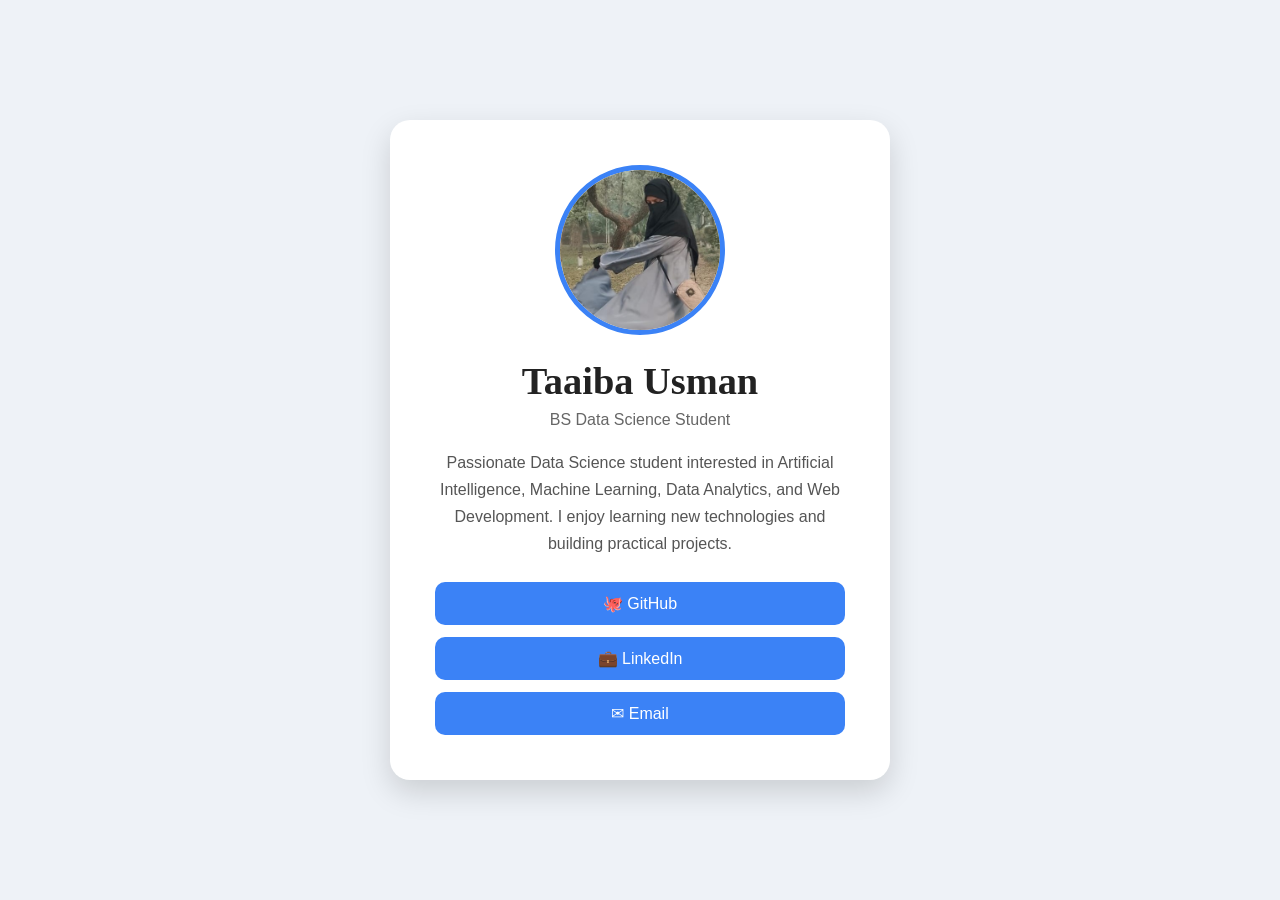
<file: task1/index.html>
<!DOCTYPE html>
<html lang="en">
<head>
    <meta charset="UTF-8">
    <meta name="viewport" content="width=device-width, initial-scale=1.0">
    <title>Personal Profile Card</title>
    <link rel="stylesheet" href="style.css">
</head>

<body>

<main class="container">

    <article class="profile-card">

        <header class="card-header">

            <img src="profile.jpeg" alt="Profile Picture" class="profile-image">

            <h1>Taaiba Usman</h1>

            <p class="title">
                BS Data Science Student
            </p>

        </header>

        <section class="bio">

            <p>
                Passionate Data Science student interested in Artificial Intelligence,
                Machine Learning, Data Analytics, and Web Development. I enjoy learning
                new technologies and building practical projects.
            </p>

        </section>

        <footer class="social-links">

            <a href="https://github.com/taaibausman">
                🐙 GitHub
            </a>

            <a href="https://www.linkedin.com/in/taaibausmanbalakoti">
                💼 LinkedIn
            </a>

            <a href="taaibausman27@gmail.com">
                ✉ Email
            </a>

        </footer>

    </article>

</main>

</body>
</html>
</file>
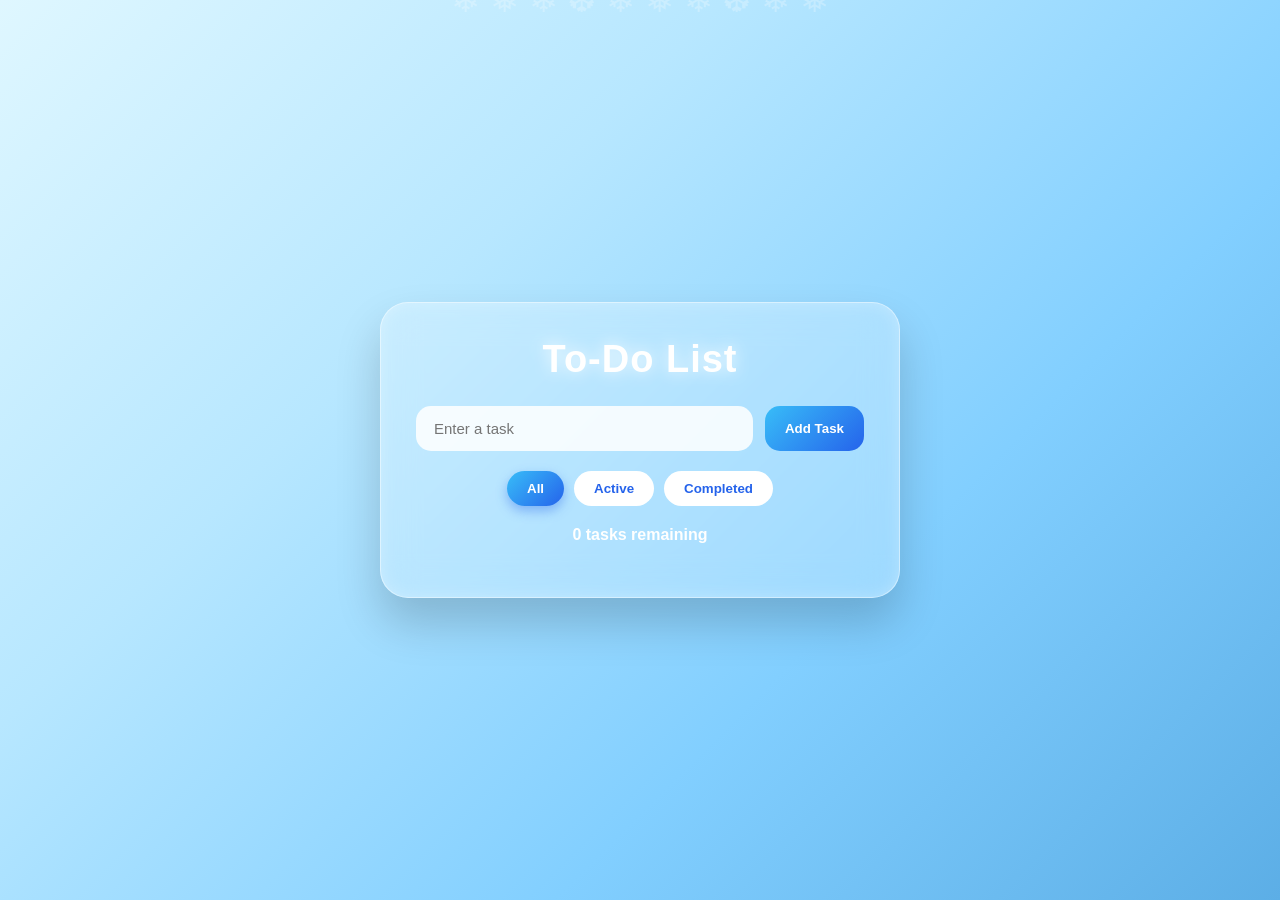
<file: task3/index.html>
<!DOCTYPE html>
<html lang="en">
<head>
    <meta charset="UTF-8">
    <meta name="viewport" content="width=device-width, initial-scale=1.0">
    <title>Interactive To-Do List</title>
    <link rel="stylesheet" href="style.css">
</head>
<body>

<div class="container">

    <h1>To-Do List</h1>

    <div class="input-section">
        <input type="text" id="taskInput" placeholder="Enter a task">
        <button id="addBtn">Add Task</button>
    </div>

    <div class="filters">
        <button class="filter-btn active" data-filter="all">All</button>
        <button class="filter-btn" data-filter="active">Active</button>
        <button class="filter-btn" data-filter="completed">Completed</button>
    </div>

    <p id="taskCounter">0 tasks remaining</p>

    <ul id="taskList"></ul>

</div>

<script src="script.js"></script>

</body>
</html>
</file>
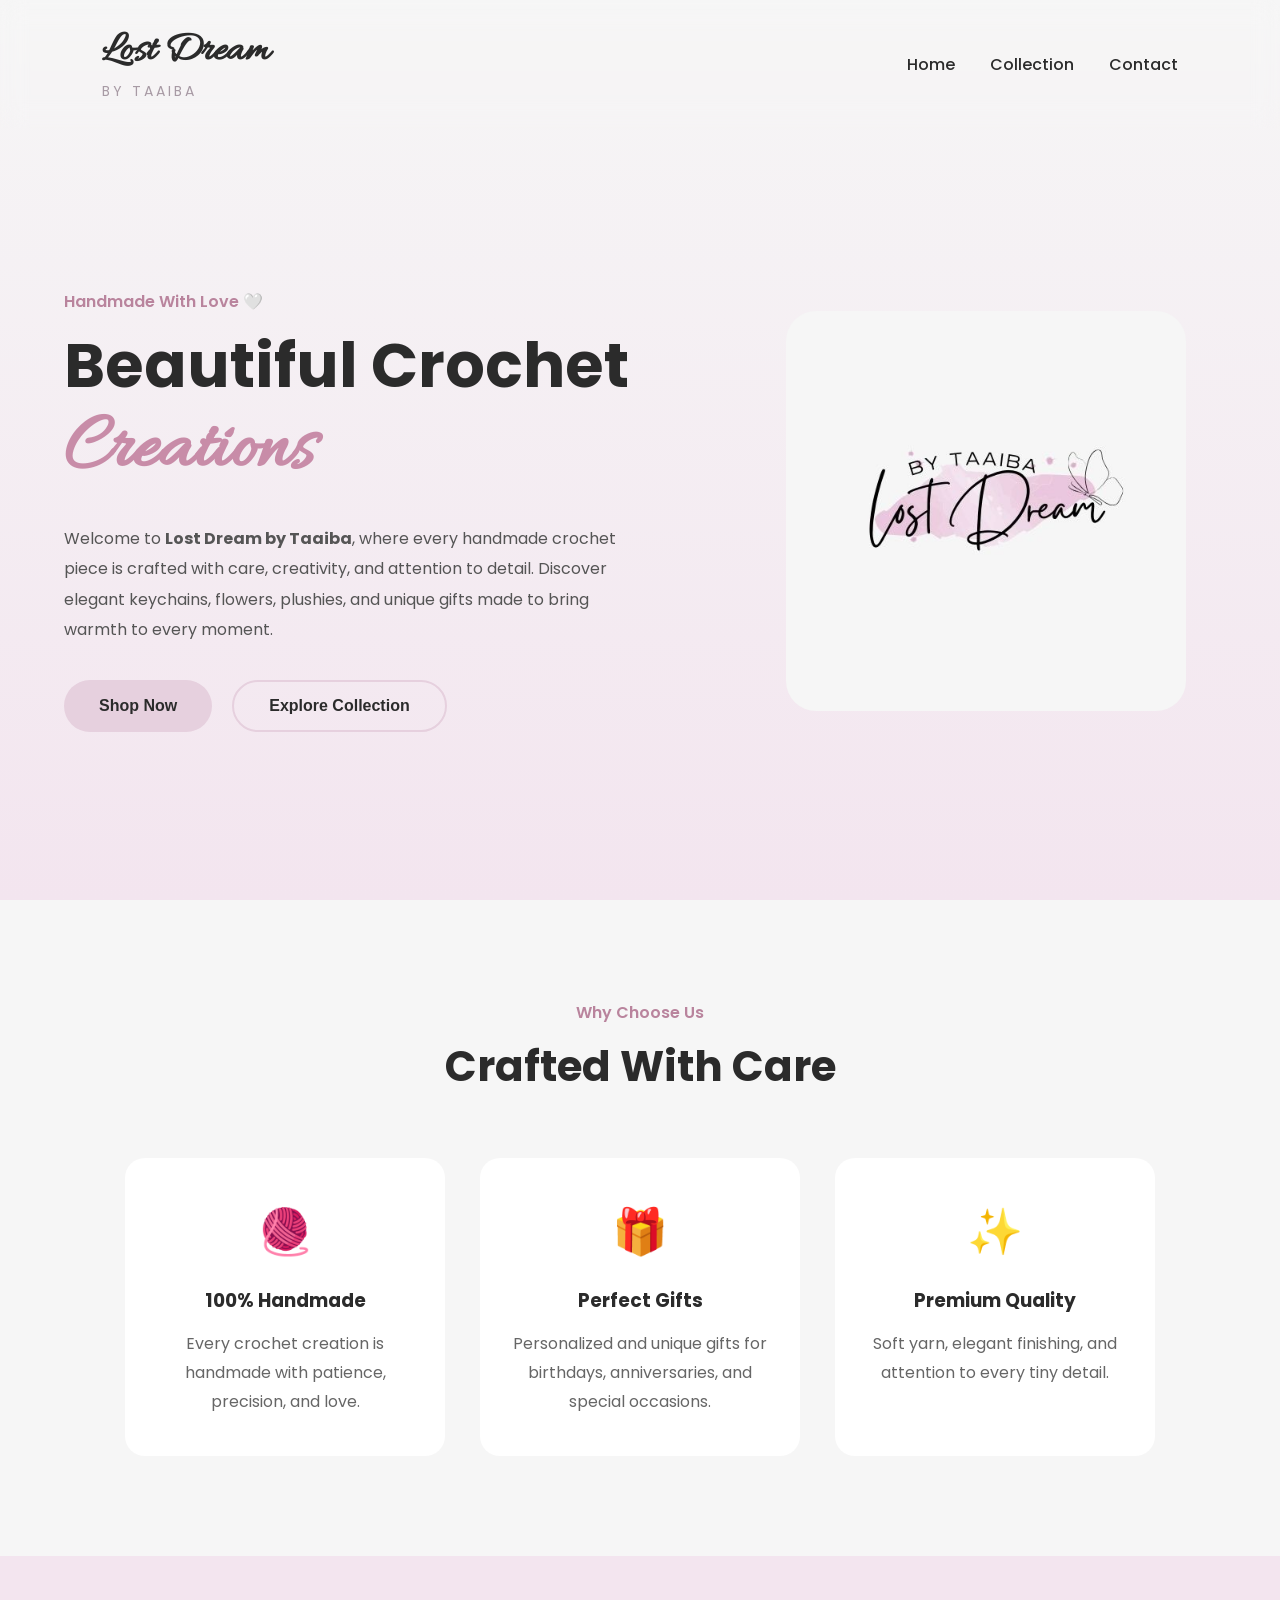
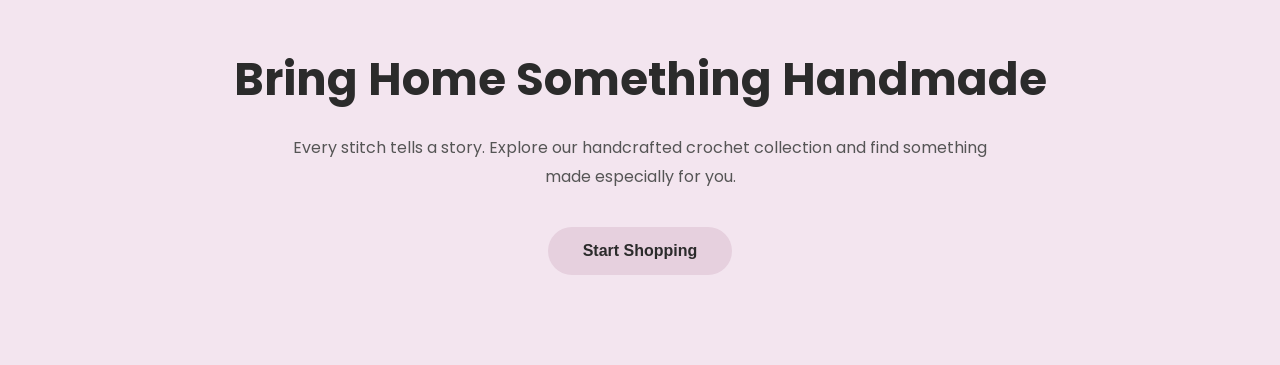
<file: task4/index.html>
<!DOCTYPE html>
<html lang="en">
<head>
    <meta charset="UTF-8">
    <meta name="viewport" content="width=device-width, initial-scale=1.0">
    <title>Lost Dream | Handmade Crochet by Taaiba</title>

    <!-- Google Fonts -->
    <link rel="preconnect" href="https://fonts.googleapis.com">
    <link rel="preconnect" href="https://fonts.gstatic.com" crossorigin>

    <link href="https://fonts.googleapis.com/css2?family=Poppins:wght@300;400;500;600;700&family=Allura&display=swap" rel="stylesheet">

    <!-- CSS -->
    <link rel="stylesheet" href="style.css">
</head>
<body>

    <!-- ================= NAVBAR ================= -->

    <header class="hero">

        <nav>

            <div class="logo">
                <h2>Lost Dream</h2>
                <span>by Taaiba</span>
            </div>

            <ul>

                <li><a href="#">Home</a></li>
                <li><a href="#features">Collection</a></li>
                <li><a href="#cta">Contact</a></li>

            </ul>

        </nav>


        <!-- ================= HERO SECTION ================= -->

        <div class="hero-content">

            <div class="hero-text">

                <p class="tagline">Handmade With Love 🤍</p>

                <h1>
                    Beautiful Crochet
                    <span>Creations</span>
                </h1>

                <p class="description">

                    Welcome to <strong>Lost Dream by Taaiba</strong>,
                    where every handmade crochet piece is crafted with
                    care, creativity, and attention to detail. Discover
                    elegant keychains, flowers, plushies, and unique gifts
                    made to bring warmth to every moment.

                </p>

                <div class="hero-buttons">

                    <button class="primary-btn">
                        Shop Now
                    </button>

                    <button class="secondary-btn">
                        Explore Collection
                    </button>

                </div>

            </div>


            <div class="hero-image">

                <div class="floating-circle"></div>

                <!-- Replace with your crochet product image later -->
                <img src="Lost Dream Icon.jpg"
                     alt="Lost Dream Crochet Products">

            </div>

        </div>

    </header>



    <!-- ================= FEATURES ================= -->

    <section id="features">

        <div class="section-title">

            <p>Why Choose Us</p>

            <h2>Crafted With Care</h2>

        </div>


        <div class="feature-container">

            <div class="card hidden">

                <div class="icon">🧶</div>

                <h3>100% Handmade</h3>

                <p>
                    Every crochet creation is handmade with patience,
                    precision, and love.
                </p>

            </div>


            <div class="card hidden">

                <div class="icon">🎁</div>

                <h3>Perfect Gifts</h3>

                <p>
                    Personalized and unique gifts for birthdays,
                    anniversaries, and special occasions.
                </p>

            </div>


            <div class="card hidden">

                <div class="icon">✨</div>

                <h3>Premium Quality</h3>

                <p>
                    Soft yarn, elegant finishing, and attention to
                    every tiny detail.
                </p>

            </div>

        </div>

    </section>



    <!-- ================= CTA ================= -->

    <section id="cta">

        <h2>Bring Home Something Handmade</h2>

        <p>

            Every stitch tells a story. Explore our handcrafted crochet
            collection and find something made especially for you.

        </p>

        <button class="primary-btn">

            Start Shopping

        </button>

    </section>



    <!-- JavaScript -->
    <script src="script.js"></script>

</body>
</html>
</file>
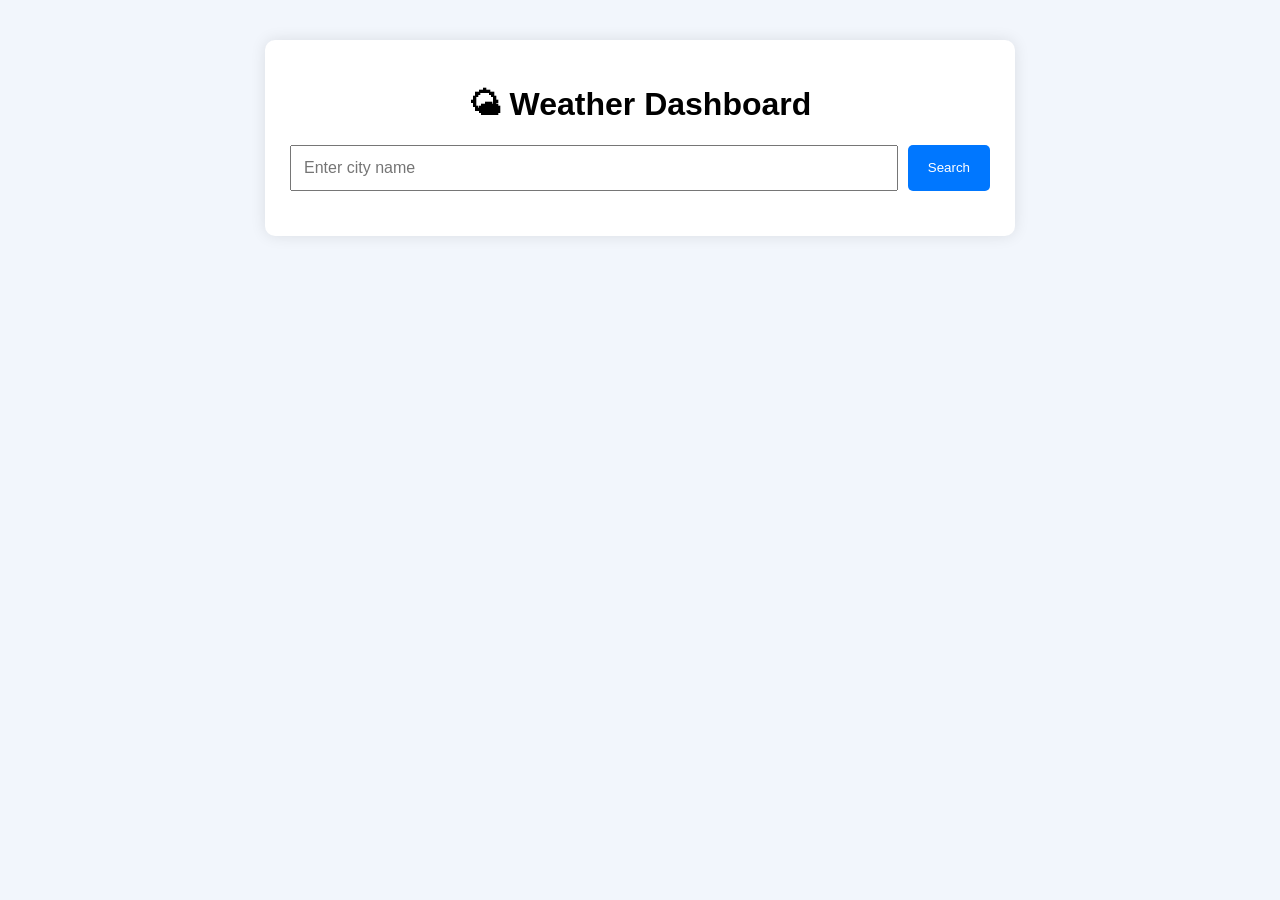
<file: task5/index.html>
<!DOCTYPE html>
<html lang="en">
<head>
    <meta charset="UTF-8">
    <meta name="viewport" content="width=device-width, initial-scale=1.0">
    <title>Weather Dashboard</title>

    <link rel="stylesheet" href="style.css">
</head>
<body>

<div class="container">

    <h1>🌤 Weather Dashboard</h1>

    <div class="search-box">
        <input
            type="text"
            id="cityInput"
            placeholder="Enter city name">

        <button id="searchBtn">
            Search
        </button>
    </div>

    <div id="loading" class="hidden">
        Loading weather...
    </div>

    <div id="error" class="hidden"></div>

    <div id="weatherCard" class="hidden">

        <h2 id="cityName"></h2>

        <div class="current-weather">

            <img id="weatherIcon">

            <div>
                <h3 id="temperature"></h3>
                <p id="condition"></p>
            </div>

        </div>

        <h3>3-Day Forecast</h3>

        <div id="forecast" class="forecast"></div>

    </div>

</div>

<script src="script.js"></script>

</body>
</html>
</file>
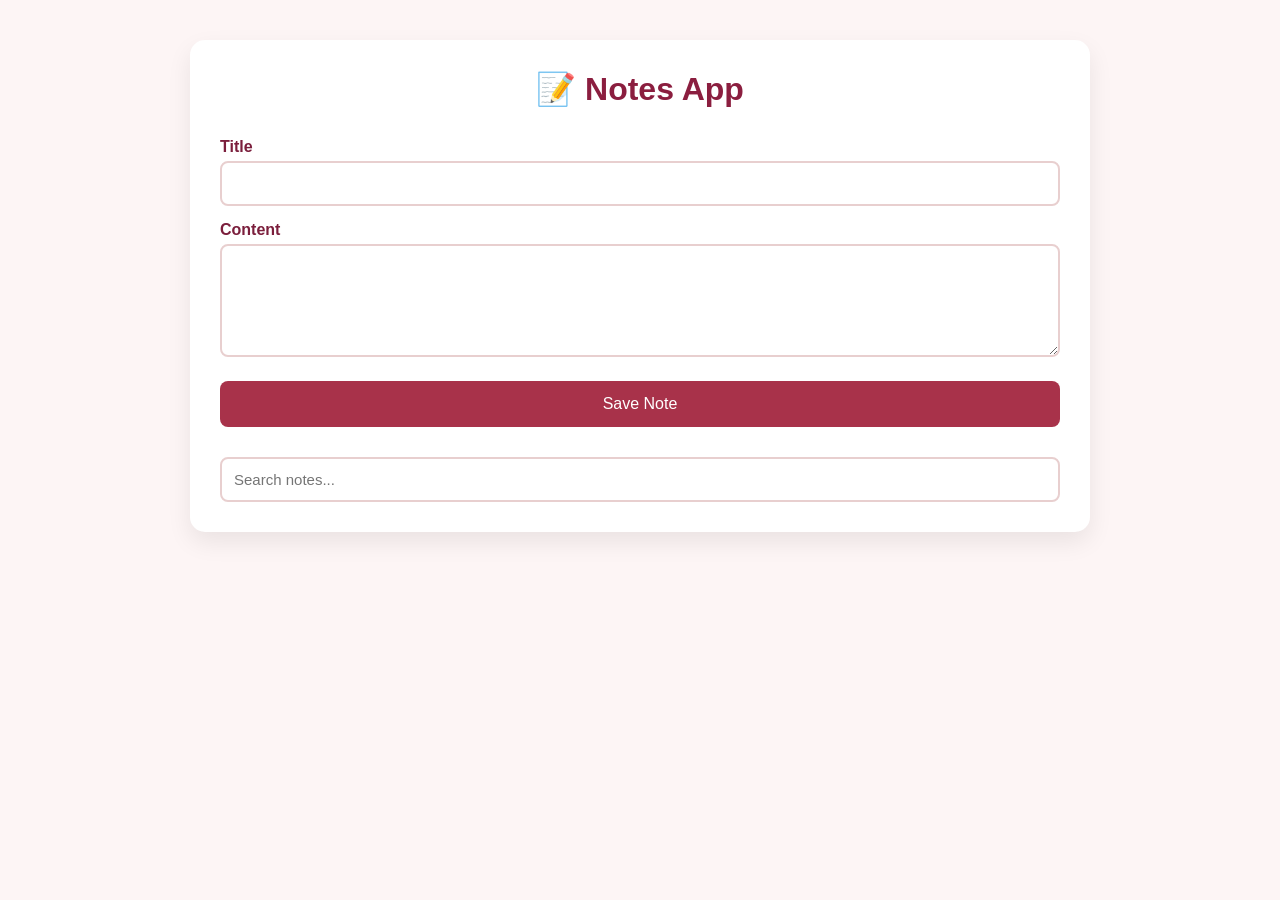
<file: task6/index.html>
<!DOCTYPE html>
<html lang="en">
<head>
<meta charset="UTF-8">
<meta name="viewport" content="width=device-width, initial-scale=1.0">
<title>Notes App</title>
<link rel="stylesheet" href="style.css">
</head>
<body>

<div class="container">

    <h1>📝 Notes App</h1>

    <form id="noteForm">

        <label>Title</label>
        <input type="text" id="title">
        <small class="error" id="titleError"></small>

        <label>Content</label>
        <textarea id="content" rows="5"></textarea>
        <small class="error" id="contentError"></small>

        <button type="submit" id="submitBtn">Save Note</button>

    </form>

    <input
        type="text"
        id="search"
        placeholder="Search notes..."
    >

    <div id="notesContainer"></div>

</div>

<script src="script.js"></script>
</body>
</html>
</file>
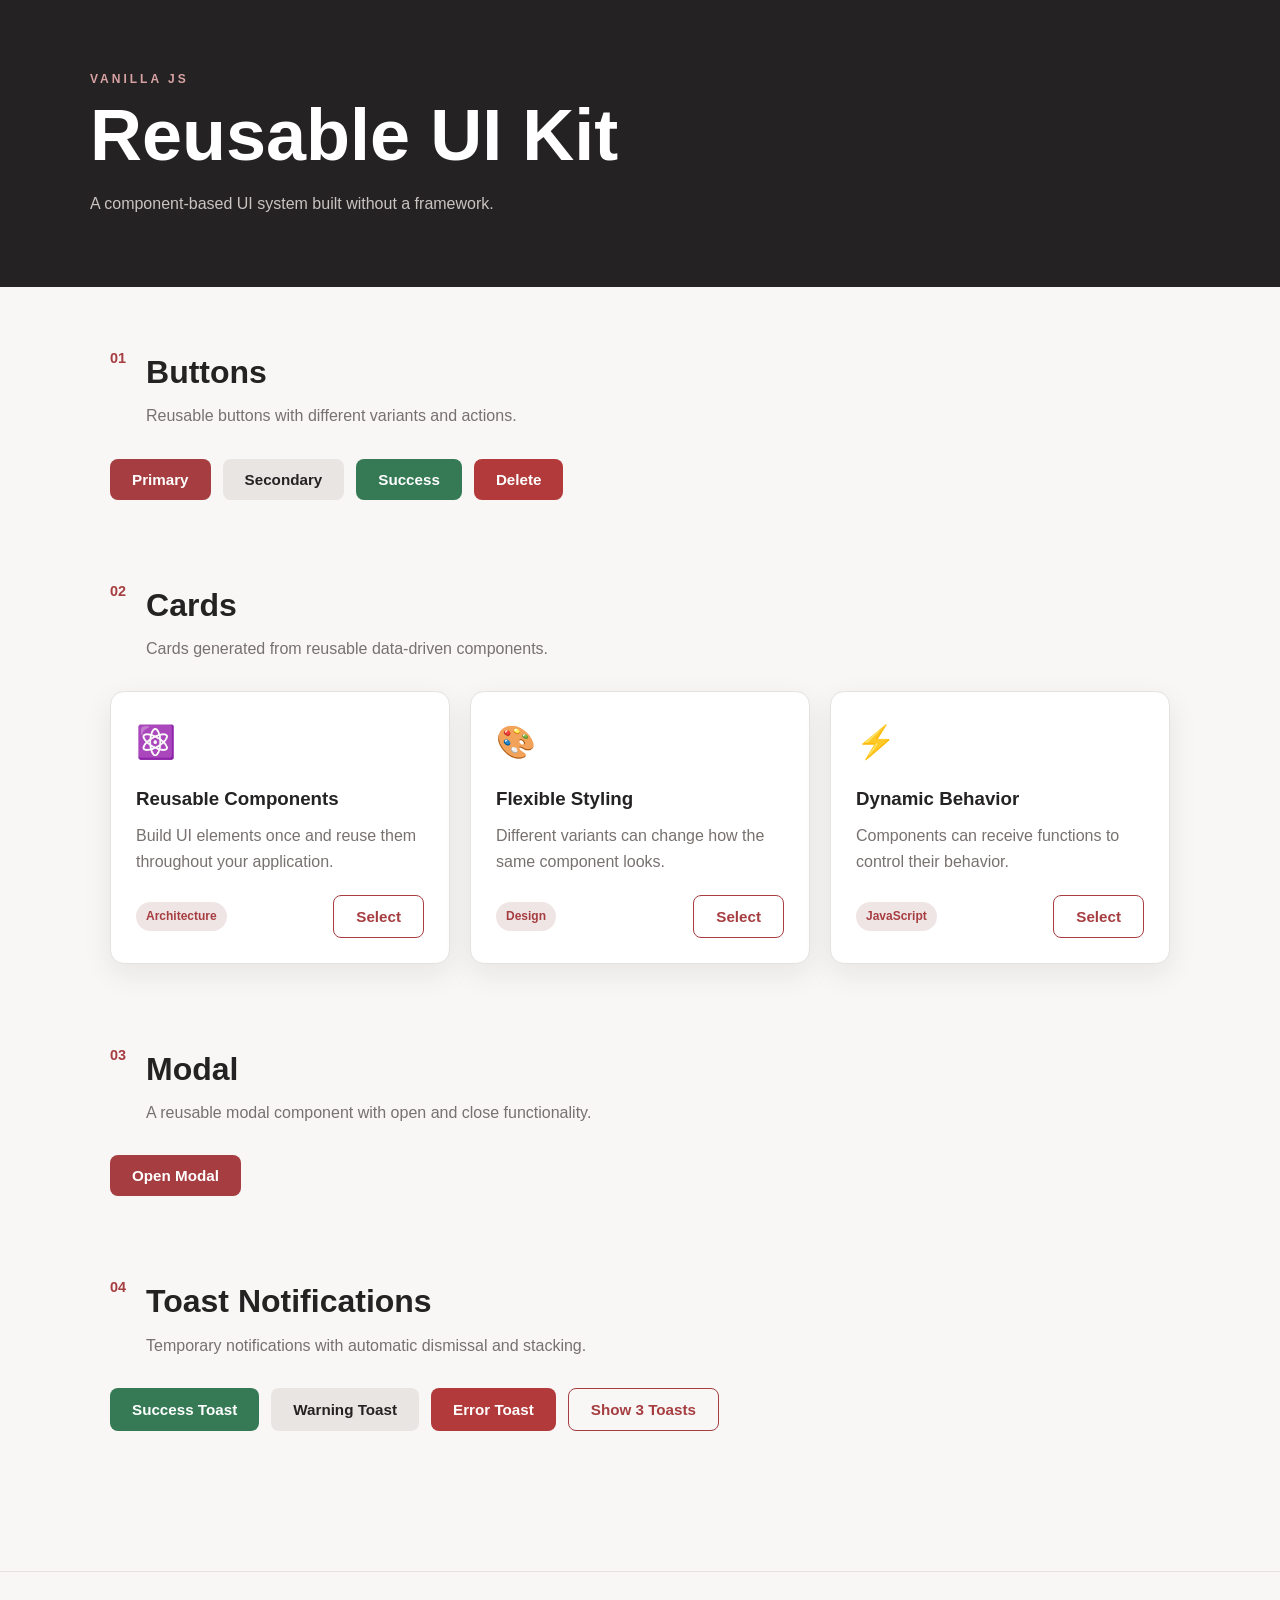
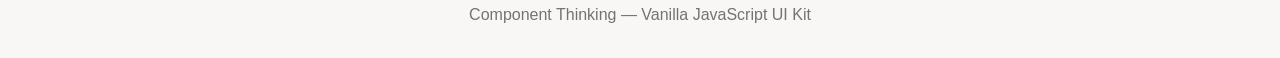
<file: task8/index.html>
<!DOCTYPE html>
<html lang="en">
<head>
    <meta charset="UTF-8">
    <meta name="viewport" content="width=device-width, initial-scale=1.0">
    <title>Reusable UI Kit</title>
    <link rel="stylesheet" href="style.css">
</head>

<body>

    <header class="header">
        <div>
            <p class="eyebrow">VANILLA JS</p>
            <h1>Reusable UI Kit</h1>
            <p class="subtitle">
                A component-based UI system built without a framework.
            </p>
        </div>
    </header>

    <main class="container">

        <!-- Buttons -->
        <section class="component-section">
            <div class="section-heading">
                <span class="section-number">01</span>
                <div>
                    <h2>Buttons</h2>
                    <p>Reusable buttons with different variants and actions.</p>
                </div>
            </div>

            <div id="button-demo" class="button-demo"></div>
        </section>


        <!-- Cards -->
        <section class="component-section">
            <div class="section-heading">
                <span class="section-number">02</span>
                <div>
                    <h2>Cards</h2>
                    <p>Cards generated from reusable data-driven components.</p>
                </div>
            </div>

            <div id="card-demo" class="card-grid"></div>
        </section>


        <!-- Modal -->
        <section class="component-section">
            <div class="section-heading">
                <span class="section-number">03</span>
                <div>
                    <h2>Modal</h2>
                    <p>A reusable modal component with open and close functionality.</p>
                </div>
            </div>

            <div id="modal-demo"></div>
        </section>


        <!-- Toast -->
        <section class="component-section">
            <div class="section-heading">
                <span class="section-number">04</span>
                <div>
                    <h2>Toast Notifications</h2>
                    <p>Temporary notifications with automatic dismissal and stacking.</p>
                </div>
            </div>

            <div class="toast-buttons"></div>
        </section>

    </main>


    <footer>
        <p>Component Thinking — Vanilla JavaScript UI Kit</p>
    </footer>


    <script src="main.js"></script>
</body>
</html>
</file>
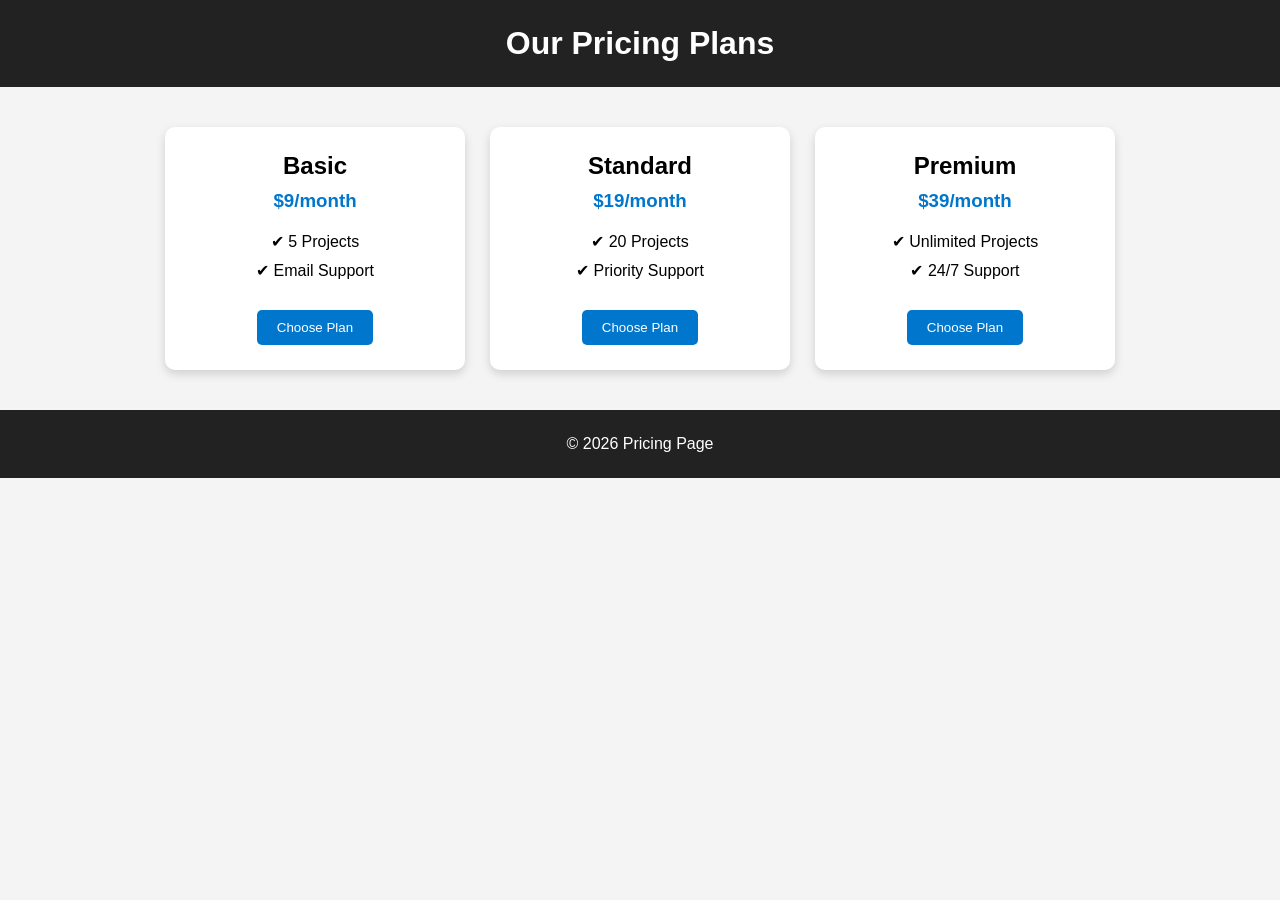
<file: task2/flexbox/index.html>
<!DOCTYPE html>
<html lang="en">
<head>
    <meta charset="UTF-8">
    <meta name="viewport" content="width=device-width, initial-scale=1.0">
    <title>Pricing Layout - Flexbox</title>
    <link rel="stylesheet" href="style.css">
</head>
<body>

<header>
    <h1>Our Pricing Plans</h1>
</header>

<main class="pricing">

    <div class="card">
        <h2>Basic</h2>
        <h3>$9/month</h3>
        <p>✔ 5 Projects</p>
        <p>✔ Email Support</p>
        <button>Choose Plan</button>
    </div>

    <div class="card">
        <h2>Standard</h2>
        <h3>$19/month</h3>
        <p>✔ 20 Projects</p>
        <p>✔ Priority Support</p>
        <button>Choose Plan</button>
    </div>

    <div class="card">
        <h2>Premium</h2>
        <h3>$39/month</h3>
        <p>✔ Unlimited Projects</p>
        <p>✔ 24/7 Support</p>
        <button>Choose Plan</button>
    </div>

</main>

<footer>
    <p>© 2026 Pricing Page</p>
</footer>

</body>
</html>
</file>
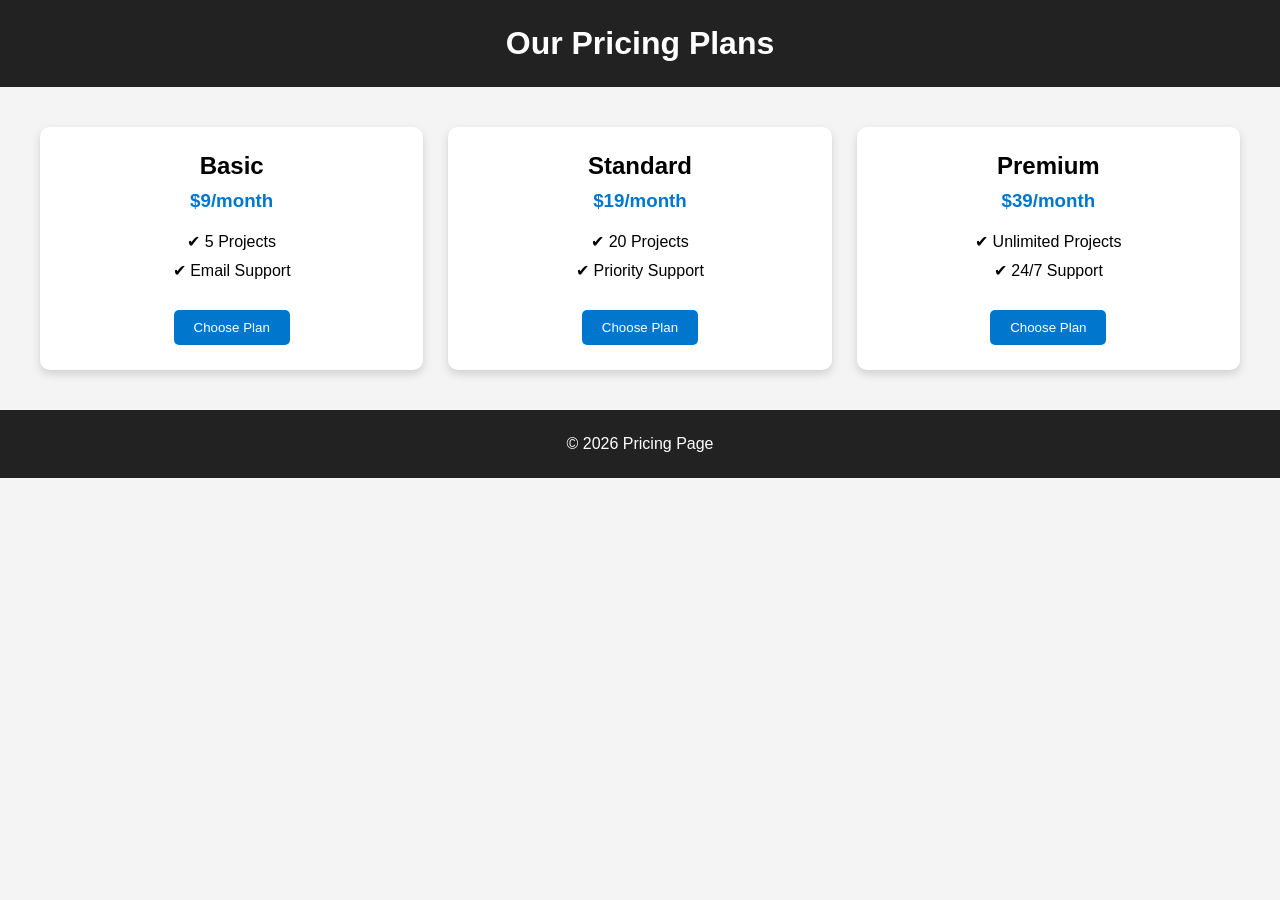
<file: task2/grid/index.html>
<!DOCTYPE html>
<html lang="en">
<head>
    <meta charset="UTF-8">
    <meta name="viewport" content="width=device-width, initial-scale=1.0">
    <title>Pricing Layout - CSS Grid</title>
    <link rel="stylesheet" href="style.css">
</head>
<body>

<header>
    <h1>Our Pricing Plans</h1>
</header>

<main class="pricing">

    <div class="card">
        <h2>Basic</h2>
        <h3>$9/month</h3>
        <p>✔ 5 Projects</p>
        <p>✔ Email Support</p>
        <button>Choose Plan</button>
    </div>

    <div class="card">
        <h2>Standard</h2>
        <h3>$19/month</h3>
        <p>✔ 20 Projects</p>
        <p>✔ Priority Support</p>
        <button>Choose Plan</button>
    </div>

    <div class="card">
        <h2>Premium</h2>
        <h3>$39/month</h3>
        <p>✔ Unlimited Projects</p>
        <p>✔ 24/7 Support</p>
        <button>Choose Plan</button>
    </div>

</main>

<footer>
    <p>© 2026 Pricing Page</p>
</footer>

</body>
</html>
</file>
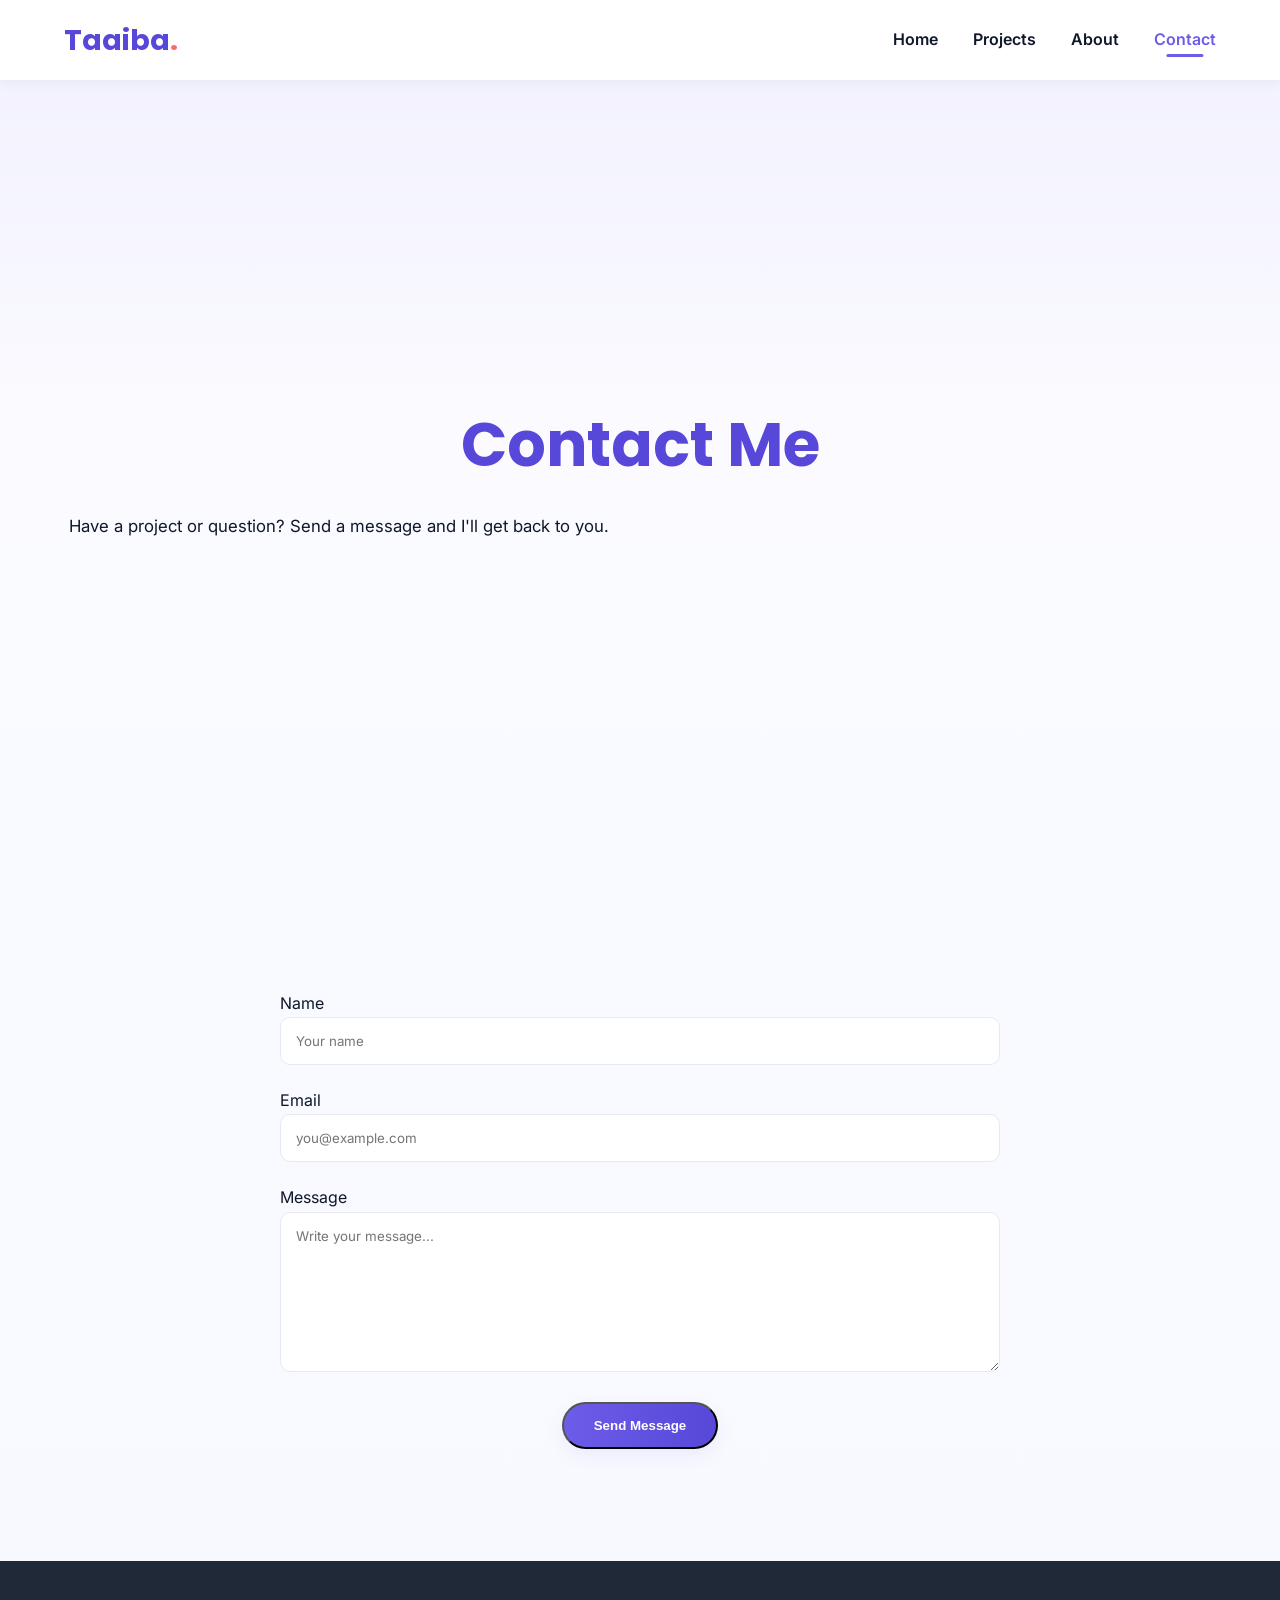
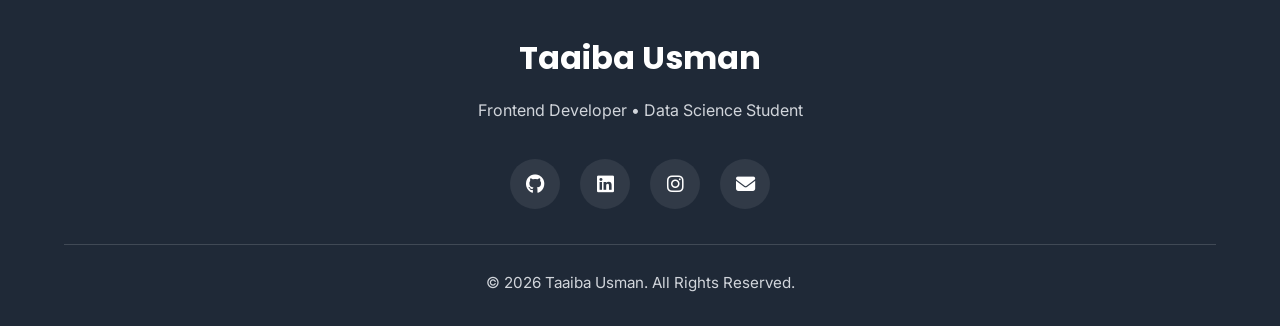
<file: task7/contact.html>
<!DOCTYPE html>
<html lang="en">
<head>
	<meta charset="UTF-8">
	<meta name="viewport" content="width=device-width, initial-scale=1.0">
	<title>Contact | Taaiba Usman</title>

	<!-- Google Fonts -->
	<link href="https://fonts.googleapis.com/css2?family=Inter:wght@300;400;500;600;700&family=Poppins:wght@500;600;700&display=swap" rel="stylesheet">

	<!-- Font Awesome -->
	<link rel="stylesheet" href="https://cdnjs.cloudflare.com/ajax/libs/font-awesome/6.6.0/css/all.min.css">

	<!-- CSS -->
	<link rel="stylesheet" href="assets/css/style.css">
	<link rel="stylesheet" href="assets/css/responsive.css">
</head>
<body>

	<header class="header">
		<div class="container">
			<nav class="navbar">
				<a href="index.html" class="logo">Taaiba<span>.</span></a>

				<ul class="nav-links">
					<li><a href="index.html">Home</a></li>
					<li><a href="projects.html">Projects</a></li>
					<li><a href="about.html">About</a></li>
					<li><a href="contact.html" class="active">Contact</a></li>
				</ul>

				<div class="menu-btn">
					<i class="fa-solid fa-bars"></i>
				</div>
			</nav>
		</div>
	</header>

	<section class="hero">
		<div class="container text-center">
			<h1>Contact Me</h1>
			<p class="hero-description">Have a project or question? Send a message and I'll get back to you.</p>
		</div>
	</section>

	<section>
		<div class="container" style="max-width:720px;">

			<form id="contact-form" novalidate>

				<div class="form-group">
					<label for="name">Name</label>
					<input type="text" id="name" name="name" required placeholder="Your name">
					<small class="error" aria-live="polite"></small>
				</div>

				<div class="form-group">
					<label for="email">Email</label>
					<input type="email" id="email" name="email" required placeholder="you@example.com">
					<small class="error" aria-live="polite"></small>
				</div>

				<div class="form-group">
					<label for="message">Message</label>
					<textarea id="message" name="message" required placeholder="Write your message..."></textarea>
					<small class="error" aria-live="polite"></small>
				</div>

				<div class="form-group text-center">
					<button type="submit" class="btn primary-btn">Send Message</button>
				</div>

				<p id="form-success" class="text-center" style="display:none;color:var(--primary);font-weight:600;">Thanks! Your message looks good (no backend configured).</p>

			</form>

		</div>
	</section>

	<footer class="footer">
		<div class="container">
			<h3>Taaiba Usman</h3>
			<p>Frontend Developer • Data Science Student</p>
			<div class="social-icons">
				<a href="#"><i class="fab fa-github"></i></a>
				<a href="#"><i class="fab fa-linkedin"></i></a>
				<a href="#"><i class="fab fa-instagram"></i></a>
				<a href="#"><i class="fa-solid fa-envelope"></i></a>
			</div>
			<p class="copyright">© 2026 Taaiba Usman</p>
		</div>
	</footer>

	<script src="assets/js/main.js"></script>
	<script src="assets/js/contact.js"></script>

</body>
</html>
</file>
<file: task1/style.css>
*{
    margin:0;
    padding:0;
    box-sizing:border-box;
}

body{

    font-family:Arial, Helvetica, sans-serif;

    background:#eef2f7;

    display:flex;

    justify-content:center;

    align-items:center;

    min-height:100vh;

    padding:30px;
}

.container{

    width:100%;

    display:flex;

    justify-content:center;
}

.profile-card{

    width:100%;

    max-width:350px;

    background:white;

    border-radius:20px;

    padding:30px;

    text-align:center;

    box-shadow:0 12px 30px rgba(0,0,0,.15);
}

.profile-image{

    width:140px;

    height:140px;

    border-radius:50%;

    object-fit:cover;

    border:5px solid #3b82f6;

    margin-bottom:20px;
}

h1{

    font-family:Georgia, serif;

    font-size:2rem;

    color:#222;
}

.title{

    color:#666;

    margin-top:8px;

    margin-bottom:20px;
}

.bio{

    color:#555;

    line-height:1.7;

    margin-bottom:25px;
}

.social-links{

    display:flex;

    flex-direction:column;

    gap:12px;
}

.social-links a{

    text-decoration:none;

    background:#3b82f6;

    color:white;

    padding:12px;

    border-radius:10px;

    transition:.3s;
}

.social-links a:hover{

    background:#1d4ed8;
}

@media (min-width:600px){

    .profile-card{

        max-width:500px;

        padding:45px;
    }

    .profile-image{

        width:170px;

        height:170px;
    }

    h1{

        font-size:2.4rem;
    }

    .bio{

        font-size:16px;
    }
}
</file>
<file: task3/style.css>
*{
    margin:0;
    padding:0;
    box-sizing:border-box;
    font-family:'Trebuchet MS', Arial, sans-serif;
}

body{
    min-height:100vh;
    display:flex;
    justify-content:center;
    align-items:center;
    background:linear-gradient(135deg,#dff6ff,#b9e6ff,#89cff0,#5fa8d3);
    overflow-x:hidden;
}

/* Snowflake background */
body::before{
    content:"❄ ❅ ❄ ❅ ❄ ❅ ❄ ❅ ❄ ❅";
    position:fixed;
    top:0;
    left:0;
    width:100%;
    height:100%;
    font-size:35px;
    color:rgba(255,255,255,0.15);
    display:flex;
    justify-content:space-around;
    align-items:center;
    pointer-events:none;
    animation:snow 18s linear infinite;
}

@keyframes snow{
    from{
        transform:translateY(-100%);
    }
    to{
        transform:translateY(100%);
    }
}

.container{
    width:500px;
    padding:30px;
    border-radius:20px;
    background:rgba(255,255,255,0.25);
    backdrop-filter:blur(15px);
    box-shadow:0 10px 30px rgba(0,0,0,0.25);
    border:2px solid rgba(255,255,255,0.5);
}

h1{
    text-align:center;
    margin-bottom:25px;
    color:#0d4d8b;
    font-size:36px;
    text-shadow:0 0 10px white;
}

.input-section{
    display:flex;
    gap:10px;
}

input{
    flex:1;
    padding:12px;
    border:none;
    border-radius:10px;
    font-size:16px;
    outline:none;
    background:rgba(255,255,255,0.85);
}

#addBtn{
    padding:12px 18px;
    border:none;
    border-radius:10px;
    cursor:pointer;
    background:#4bb5ff;
    color:white;
    font-weight:bold;
    transition:.3s;
}

#addBtn:hover{
    background:#0d8ee8;
    transform:scale(1.05);
}

.filters{
    margin:25px 0;
    display:flex;
    justify-content:center;
    gap:10px;
}

.filter-btn{
    border:none;
    border-radius:30px;
    padding:10px 18px;
    cursor:pointer;
    background:#d9f2ff;
    color:#0d4d8b;
    font-weight:bold;
    transition:.3s;
}

.filter-btn:hover{
    transform:translateY(-2px);
}

.filter-btn.active{
    background:#4bb5ff;
    color:white;
}

#taskCounter{
    text-align:center;
    color:#0d4d8b;
    font-weight:bold;
    margin-bottom:15px;
}

ul{
    list-style:none;
}

li{
    display:flex;
    align-items:center;
    gap:10px;
    background:rgba(255,255,255,0.75);
    padding:12px;
    border-radius:12px;
    margin-bottom:12px;
    transition:.3s;
}

li:hover{
    transform:scale(1.02);
    box-shadow:0 5px 15px rgba(0,0,0,0.15);
}

.task-text{
    flex:1;
    color:#0d4d8b;
    font-size:17px;
}

.completed .task-text{
    text-decoration:line-through;
    color:#7c96aa;
}

.delete-btn{
    border:none;
    border-radius:8px;
    padding:7px 12px;
    cursor:pointer;
    background:#ff6b81;
    color:white;
    font-weight:bold;
    transition:.3s;
}

.delete-btn:hover{
    background:#ff3b5c;
    transform:scale(1.05);
}

input[type="checkbox"]{
    width:18px;
    height:18px;
    accent-color:#4bb5ff;
}
/* Google Font */
@import url('https://fonts.googleapis.com/css2?family=Poppins:wght@300;400;500;600;700&display=swap');

*{
    margin:0;
    padding:0;
    box-sizing:border-box;
    font-family:'Poppins',sans-serif;
}

body{
    min-height:100vh;
    display:flex;
    justify-content:center;
    align-items:center;
    background:linear-gradient(135deg,#dff7ff,#b7e7ff,#82cfff,#5caee6);
    overflow:hidden;
    position:relative;
}

/* Floating Snowflakes */
body::before{
    content:"❄ ❅ ❄ ❆ ❄ ❅ ❄ ❆ ❄ ❅";
    position:absolute;
    top:-100%;
    left:0;
    width:100%;
    height:200%;
    display:flex;
    justify-content:space-around;
    font-size:35px;
    color:rgba(255,255,255,.25);
    animation:snow 20s linear infinite;
    pointer-events:none;
}

@keyframes snow{
    from{transform:translateY(-40%);}
    to{transform:translateY(40%);}
}

/* Main Card */

.container{
    width:520px;
    padding:35px;
    border-radius:28px;
    background:rgba(255,255,255,.23);
    backdrop-filter:blur(18px);
    border:1px solid rgba(255,255,255,.5);
    box-shadow:
        0 25px 45px rgba(0,0,0,.18),
        inset 0 0 15px rgba(255,255,255,.25);
}

/* Heading */

h1{
    text-align:center;
    font-size:38px;
    color:white;
    margin-bottom:25px;
    text-shadow:0 0 15px rgba(255,255,255,.9);
    letter-spacing:1px;
}

/* Input */

.input-section{
    display:flex;
    gap:12px;
    margin-bottom:20px;
}

input{
    flex:1;
    border:none;
    outline:none;
    padding:14px 18px;
    border-radius:15px;
    font-size:15px;
    background:rgba(255,255,255,.85);
    transition:.3s;
}

input:focus{
    box-shadow:0 0 15px #8ad8ff;
}

#addBtn{
    border:none;
    border-radius:15px;
    padding:14px 20px;
    background:linear-gradient(135deg,#38bdf8,#2563eb);
    color:white;
    cursor:pointer;
    font-weight:600;
    transition:.3s;
}

#addBtn:hover{
    transform:translateY(-3px) scale(1.05);
    box-shadow:0 8px 18px rgba(37,99,235,.35);
}

/* Filter Buttons */

.filters{
    display:flex;
    justify-content:center;
    gap:10px;
    margin:20px 0;
}

.filter-btn{
    border:none;
    padding:10px 20px;
    border-radius:30px;
    background:white;
    color:#2563eb;
    cursor:pointer;
    font-weight:600;
    transition:.3s;
}

.filter-btn:hover{
    transform:translateY(-2px);
}

.filter-btn.active{
    background:linear-gradient(135deg,#38bdf8,#2563eb);
    color:white;
    box-shadow:0 5px 12px rgba(37,99,235,.4);
}

/* Counter */

#taskCounter{
    text-align:center;
    color:white;
    font-weight:600;
    margin-bottom:18px;
    font-size:16px;
}

/* List */

ul{
    list-style:none;
    max-height:330px;
    overflow-y:auto;
    padding-right:4px;
}

/* Custom Scrollbar */

ul::-webkit-scrollbar{
    width:6px;
}

ul::-webkit-scrollbar-thumb{
    background:white;
    border-radius:10px;
}

/* Task Card */

li{
    display:flex;
    align-items:center;
    gap:12px;
    padding:15px;
    margin-bottom:14px;
    border-radius:18px;
    background:rgba(255,255,255,.88);
    box-shadow:0 8px 18px rgba(0,0,0,.08);
    transition:.35s;
}

li:hover{
    transform:translateY(-4px);
    box-shadow:0 15px 25px rgba(0,0,0,.15);
}

.task-text{
    flex:1;
    color:#1e3a8a;
    font-size:16px;
    font-weight:500;
}

.completed{
    background:rgba(209,250,229,.9);
}

.completed .task-text{
    text-decoration:line-through;
    color:#6b7280;
}

/* Checkbox */

input[type="checkbox"]{
    width:20px;
    height:20px;
    accent-color:#3b82f6;
}

/* Delete Button */

.delete-btn{
    border:none;
    background:linear-gradient(135deg,#ff6b81,#ff416c);
    color:white;
    padding:8px 14px;
    border-radius:12px;
    cursor:pointer;
    font-weight:600;
    transition:.3s;
}

.delete-btn:hover{
    transform:scale(1.08);
    box-shadow:0 6px 12px rgba(255,65,108,.35);
}

/* Mobile */

@media(max-width:600px){

.container{
    width:95%;
    padding:25px;
}

.input-section{
    flex-direction:column;
}

#addBtn{
    width:100%;
}

.filters{
    flex-wrap:wrap;
}

}
</file>
<file: task4/style.css>
/* ===========================
   GOOGLE FONTS & RESET
=========================== */

*{
    margin:0;
    padding:0;
    box-sizing:border-box;
}

html{
    scroll-behavior:smooth;
}

body{
    font-family:'Poppins',sans-serif;
    background:#F6F6F6;
    color:#2B2B2B;
    overflow-x:hidden;
}


/* ===========================
   COLOR VARIABLES
=========================== */

:root{

    --primary:#E6D0DE;
    --secondary:#F3E5EF;
    --background:#F6F6F6;
    --white:#FFFFFF;
    --text:#2B2B2B;
    --accent:#A79AA4;

}


/* ===========================
   NAVBAR
=========================== */

.hero{

    min-height:100vh;
    background:linear-gradient(180deg,#F6F6F6,#F3E5EF);

}

nav{

    display:flex;
    justify-content:space-between;
    align-items:center;

    padding:25px 8%;

}

.logo h2{

    font-family:'Allura',cursive;
    font-size:42px;
    color:var(--text);

}

.logo span{

    font-size:14px;
    letter-spacing:3px;
    color:var(--accent);
    text-transform:uppercase;

}

nav ul{

    display:flex;
    list-style:none;
    gap:35px;

}

nav ul li a{

    text-decoration:none;
    color:var(--text);
    font-weight:500;

    transition:.3s;

}

nav ul li a:hover{

    color:#b9849d;

}


/* ===========================
   HERO SECTION
=========================== */

.hero-content{

    width:90%;
    margin:auto;

    display:flex;
    justify-content:space-between;
    align-items:center;

    min-height:85vh;

}

.hero-text{

    width:50%;

}

.tagline{

    color:#b9849d;
    font-weight:600;
    margin-bottom:15px;

}

.hero-text h1{

    font-size:62px;
    line-height:1.2;
    margin-bottom:25px;

}

.hero-text h1 span{

    color:#c88ca8;
    font-family:'Allura',cursive;
    font-size:80px;

}

.description{

    color:#555;
    line-height:1.9;
    margin-bottom:35px;

}


/* ===========================
   BUTTONS
=========================== */

.hero-buttons{

    display:flex;
    gap:20px;

}

button{

    cursor:pointer;
    border:none;
    border-radius:40px;

    padding:15px 35px;

    font-size:16px;
    font-weight:600;

    transition:
    transform .35s,
    box-shadow .35s,
    background .35s,
    color .35s;

}

.primary-btn{

    background:var(--primary);
    color:var(--text);

}

.primary-btn:hover{

    transform:translateY(-6px);

    background:#dcbccc;

    box-shadow:0 15px 30px rgba(0,0,0,.12);

}

.secondary-btn{

    background:transparent;
    border:2px solid var(--primary);
    color:var(--text);

}

.secondary-btn:hover{

    background:var(--primary);

    transform:translateY(-6px);

}


/* ===========================
   HERO IMAGE
=========================== */

.hero-image{

    width:40%;
    position:relative;

    display:flex;
    justify-content:center;
    align-items:center;

}

.hero-image img{

    width:400px;
    border-radius:30px;

    position:relative;
    z-index:2;

    animation:float 4s ease-in-out infinite;

}

.floating-circle{

    position:absolute;

    width:320px;
    height:320px;

    background:var(--primary);

    opacity:.45;

    border-radius:50%;

    animation:pulse 5s infinite;

}


/* ===========================
   KEYFRAME ANIMATIONS
=========================== */

@keyframes float{

    0%{

        transform:translateY(0);

    }

    50%{

        transform:translateY(-20px);

    }

    100%{

        transform:translateY(0);

    }

}

@keyframes pulse{

    0%{

        transform:scale(1);

    }

    50%{

        transform:scale(1.08);

    }

    100%{

        transform:scale(1);

    }

}


/* ===========================
   FEATURES
=========================== */

#features{

    padding:100px 8%;

}

.section-title{

    text-align:center;
    margin-bottom:60px;

}

.section-title p{

    color:#b9849d;
    font-weight:600;
    margin-bottom:10px;

}

.section-title h2{

    font-size:42px;

}

.feature-container{

    display:flex;
    justify-content:center;
    gap:35px;
    flex-wrap:wrap;

}

.card{

    width:320px;

    background:white;

    padding:40px 30px;

    border-radius:20px;

    text-align:center;

    transition:
    transform .4s,
    box-shadow .4s;

}

.card:hover{

    transform:translateY(-12px);

    box-shadow:0 18px 40px rgba(0,0,0,.12);

}

.icon{

    font-size:45px;
    margin-bottom:20px;

}

.card h3{

    margin-bottom:15px;

}

.card p{

    line-height:1.8;
    color:#666;

}


/* ===========================
   SCROLL ANIMATION
=========================== */

.hidden{

    opacity:0;

    transform:translateY(70px);

}

.show{

    opacity:1;

    transform:translateY(0);

    transition:
    opacity .8s ease,
    transform .8s ease;

}


/* ===========================
   CTA
=========================== */

#cta{

    background:var(--secondary);

    text-align:center;

    padding:90px 20px;

}

#cta h2{

    font-size:45px;
    margin-bottom:20px;

}

#cta p{

    max-width:700px;

    margin:auto auto 35px;

    line-height:1.8;

    color:#555;

}


/* ===========================
   RESPONSIVE DESIGN
=========================== */

@media(max-width:992px){

.hero-content{

    flex-direction:column-reverse;
    text-align:center;
    gap:50px;

}

.hero-text,
.hero-image{

    width:100%;

}

.hero-buttons{

    justify-content:center;

}

.hero-text h1{

    font-size:48px;

}

.hero-text h1 span{

    font-size:60px;

}

nav{

    flex-direction:column;
    gap:20px;

}

}

@media(max-width:768px){

.hero-image img{

    width:280px;

}

.hero-text h1{

    font-size:38px;

}

.hero-text h1 span{

    font-size:50px;

}

.section-title h2{

    font-size:32px;

}

#cta h2{

    font-size:34px;

}

button{

    width:100%;

}

.hero-buttons{

    flex-direction:column;

}

}
</file>
<file: task5/style.css>
body{
    margin:0;
    font-family:Arial, sans-serif;
    background:#f2f6fc;
}

.container{
    width:90%;
    max-width:700px;
    margin:40px auto;
    background:white;
    padding:25px;
    border-radius:10px;
    box-shadow:0 0 15px rgba(0,0,0,0.1);
}

h1{
    text-align:center;
}

.search-box{
    display:flex;
    gap:10px;
    margin-bottom:20px;
}

input{
    flex:1;
    padding:12px;
    font-size:16px;
}

button{
    padding:12px 20px;
    cursor:pointer;
    background:#0077ff;
    color:white;
    border:none;
    border-radius:5px;
}

button:hover{
    background:#005ed8;
}

.hidden{
    display:none;
}

.current-weather{
    display:flex;
    align-items:center;
    gap:20px;
    margin:20px 0;
}

.current-weather img{
    width:80px;
}

.forecast{
    display:flex;
    gap:15px;
    justify-content:space-between;
}

.forecast-card{
    flex:1;
    background:#eef4ff;
    padding:15px;
    border-radius:10px;
    text-align:center;
}

.forecast-card img{
    width:50px;
}

#error{
    color:red;
    font-weight:bold;
}
</file>
<file: task6/style.css>
*{
    margin:0;
    padding:0;
    box-sizing:border-box;
    font-family:Arial, Helvetica, sans-serif;
}

body{

    background:#fdf5f5;
    display:flex;
    justify-content:center;
    padding:40px;
}

.container{

    width:900px;
    max-width:100%;
    background:white;
    padding:30px;
    border-radius:15px;
    box-shadow:0 10px 25px rgba(0,0,0,.08);
}

h1{

    text-align:center;
    color:#8B1E3F;
    margin-bottom:30px;
}

label{

    display:block;
    margin-top:15px;
    margin-bottom:5px;
    color:#7B1E3C;
    font-weight:bold;
}

input,
textarea{

    width:100%;
    padding:12px;
    border:2px solid #E8CFCF;
    border-radius:8px;
    outline:none;
    font-size:15px;
}

input:focus,
textarea:focus{

    border-color:#B23A48;
}

button{

    margin-top:20px;
    width:100%;
    padding:14px;
    border:none;
    border-radius:8px;
    background:#A8324A;
    color:white;
    cursor:pointer;
    font-size:16px;
    transition:.3s;
}

button:hover{

    background:#872341;
}

#search{

    margin-top:30px;
}

.error{

    color:#d32f2f;
    font-size:13px;
}

.note{

    margin-top:20px;
    border-left:6px solid #A8324A;
    background:#FFF7F7;
    padding:18px;
    border-radius:10px;
}

.note h3{

    color:#8B1E3F;
    margin-bottom:10px;
}

.note p{

    margin-bottom:10px;
    line-height:1.6;
}

.note small{

    color:gray;
}

.actions{

    margin-top:15px;
}

.actions button{

    width:auto;
    margin-right:10px;
    padding:10px 18px;
}

.edit{

    background:#B23A48;
}

.delete{

    background:#D62839;
}

.edit:hover{

    background:#962D43;
}

.delete:hover{

    background:#B22234;
}
</file>
<file: task8/style.css>
* {
    margin: 0;
    padding: 0;
    box-sizing: border-box;
}

:root {
    --bg: #f8f7f5;
    --surface: #ffffff;
    --text: #242222;
    --muted: #77716f;
    --border: #e5e1de;

    --primary: #a63d40;
    --primary-dark: #853033;

    --success: #357a55;
    --warning: #b7791f;
    --danger: #b33a3a;

    --shadow: 0 10px 30px rgba(40, 30, 30, 0.08);
}

body {
    font-family: Arial, Helvetica, sans-serif;
    background: var(--bg);
    color: var(--text);
    line-height: 1.6;
}


/* ---------------- HEADER ---------------- */

.header {
    background: #242222;
    color: white;
    padding: 70px 20px;
}

.header > div {
    max-width: 1100px;
    margin: auto;
}

.eyebrow {
    color: #d9a3a5;
    font-size: 0.75rem;
    font-weight: bold;
    letter-spacing: 3px;
    margin-bottom: 10px;
}

.header h1 {
    font-size: clamp(2.5rem, 6vw, 4.5rem);
    line-height: 1;
    margin-bottom: 20px;
}

.subtitle {
    color: #c9c4c2;
    max-width: 600px;
}


/* ---------------- CONTAINER ---------------- */

.container {
    max-width: 1100px;
    margin: auto;
    padding: 60px 20px;
}

.component-section {
    margin-bottom: 80px;
}

.section-heading {
    display: flex;
    gap: 20px;
    align-items: flex-start;
    margin-bottom: 30px;
}

.section-number {
    color: var(--primary);
    font-weight: bold;
    font-size: 0.9rem;
}

.section-heading h2 {
    font-size: 2rem;
    margin-bottom: 5px;
}

.section-heading p {
    color: var(--muted);
}


/* ---------------- BUTTONS ---------------- */

.button-demo {
    display: flex;
    flex-wrap: wrap;
    gap: 12px;
}

.ui-button {
    border: none;
    padding: 12px 22px;
    border-radius: 8px;
    font-size: 0.95rem;
    font-weight: 600;
    cursor: pointer;
    transition: 0.2s ease;
}

.ui-button:hover {
    transform: translateY(-2px);
}

.ui-button:active {
    transform: translateY(0);
}

.button-primary {
    background: var(--primary);
    color: white;
}

.button-primary:hover {
    background: var(--primary-dark);
}

.button-secondary {
    background: #e9e5e2;
    color: var(--text);
}

.button-success {
    background: var(--success);
    color: white;
}

.button-danger {
    background: var(--danger);
    color: white;
}

.button-outline {
    background: transparent;
    border: 1px solid var(--primary);
    color: var(--primary);
}


/* ---------------- CARDS ---------------- */

.card-grid {
    display: grid;
    grid-template-columns: repeat(3, 1fr);
    gap: 20px;
}

.ui-card {
    background: var(--surface);
    border: 1px solid var(--border);
    border-radius: 14px;
    padding: 25px;
    box-shadow: var(--shadow);
}

.card-icon {
    font-size: 2rem;
    margin-bottom: 15px;
}

.ui-card h3 {
    margin-bottom: 10px;
}

.ui-card p {
    color: var(--muted);
    margin-bottom: 20px;
}

.card-footer {
    display: flex;
    justify-content: space-between;
    align-items: center;
}

.card-tag {
    font-size: 0.75rem;
    background: #f0e5e5;
    color: var(--primary);
    padding: 5px 10px;
    border-radius: 20px;
    font-weight: bold;
}


/* ---------------- MODAL ---------------- */

.modal-overlay {
    position: fixed;
    inset: 0;
    background: rgba(0, 0, 0, 0.55);

    display: flex;
    align-items: center;
    justify-content: center;

    padding: 20px;

    opacity: 0;
    visibility: hidden;
    transition: 0.25s ease;

    z-index: 1000;
}

.modal-overlay.active {
    opacity: 1;
    visibility: visible;
}

.modal {
    background: white;
    width: 100%;
    max-width: 500px;
    border-radius: 16px;
    padding: 30px;
    box-shadow: 0 20px 60px rgba(0, 0, 0, 0.2);

    transform: translateY(20px);
    transition: 0.25s ease;
}

.modal-overlay.active .modal {
    transform: translateY(0);
}

.modal-header {
    display: flex;
    justify-content: space-between;
    align-items: center;
    margin-bottom: 15px;
}

.modal-close {
    background: transparent;
    border: none;
    font-size: 1.5rem;
    cursor: pointer;
    color: var(--muted);
}

.modal-content {
    color: var(--muted);
    margin-bottom: 25px;
}

.modal-actions {
    display: flex;
    justify-content: flex-end;
    gap: 10px;
}


/* ---------------- TOAST ---------------- */

.toast-container {
    position: fixed;
    top: 25px;
    right: 25px;

    display: flex;
    flex-direction: column;
    gap: 12px;

    z-index: 2000;
}

.toast {
    min-width: 280px;
    max-width: 350px;

    background: white;
    border-left: 5px solid var(--primary);
    border-radius: 8px;

    padding: 15px 18px;

    box-shadow: var(--shadow);

    display: flex;
    align-items: center;
    justify-content: space-between;
    gap: 15px;

    animation: slideIn 0.3s ease;
}

.toast.success {
    border-left-color: var(--success);
}

.toast.warning {
    border-left-color: var(--warning);
}

.toast.error {
    border-left-color: var(--danger);
}

.toast-message {
    font-size: 0.9rem;
}

.toast-close {
    border: none;
    background: transparent;
    cursor: pointer;
    font-size: 1.1rem;
    color: var(--muted);
}

.toast.removing {
    animation: slideOut 0.3s ease forwards;
}

@keyframes slideIn {
    from {
        opacity: 0;
        transform: translateX(30px);
    }

    to {
        opacity: 1;
        transform: translateX(0);
    }
}

@keyframes slideOut {
    from {
        opacity: 1;
        transform: translateX(0);
    }

    to {
        opacity: 0;
        transform: translateX(30px);
    }
}


/* ---------------- TOAST DEMO ---------------- */

.toast-buttons {
    display: flex;
    flex-wrap: wrap;
    gap: 12px;
}


/* ---------------- FOOTER ---------------- */

footer {
    text-align: center;
    padding: 30px;
    border-top: 1px solid var(--border);
    color: var(--muted);
}


/* ---------------- RESPONSIVE ---------------- */

@media (max-width: 800px) {
    .card-grid {
        grid-template-columns: 1fr;
    }

    .header {
        padding: 50px 20px;
    }

    .component-section {
        margin-bottom: 60px;
    }
}

@media (max-width: 500px) {
    .section-heading {
        gap: 10px;
    }

    .section-heading h2 {
        font-size: 1.5rem;
    }

    .toast-container {
        left: 15px;
        right: 15px;
        top: 15px;
    }

    .toast {
        min-width: 0;
        width: 100%;
    }
}
</file>
<file: task2/flexbox/style.css>
*{
    margin:0;
    padding:0;
    box-sizing:border-box;
    font-family:Arial, Helvetica, sans-serif;
}

body{
    background:#f4f4f4;
}

header,
footer{
    background:#222;
    color:white;
    text-align:center;
    padding:25px;
}

.pricing{
    display:flex;
    justify-content:center;
    gap:25px;
    padding:40px;
    flex-wrap:wrap;
}

.card{
    background:white;
    width:300px;
    padding:25px;
    border-radius:10px;
    text-align:center;
    box-shadow:0 4px 10px rgba(0,0,0,.15);
}

.card h2{
    margin-bottom:10px;
}

.card h3{
    color:#0077cc;
    margin-bottom:20px;
}

.card p{
    margin:10px 0;
}

button{
    margin-top:20px;
    padding:10px 20px;
    border:none;
    background:#0077cc;
    color:white;
    cursor:pointer;
    border-radius:5px;
}

button:hover{
    background:#005fa3;
}

@media(max-width:600px){

.pricing{
    flex-direction:column;
    align-items:center;
}

.card{
    width:90%;
}

}
</file>
<file: task2/grid/style.css>
*{
    margin:0;
    padding:0;
    box-sizing:border-box;
    font-family:Arial, Helvetica, sans-serif;
}

body{
    background:#f4f4f4;
}

header,
footer{
    background:#222;
    color:white;
    text-align:center;
    padding:25px;
}

.pricing{
    display:grid;
    grid-template-columns:repeat(3,1fr);
    gap:25px;
    padding:40px;
}

.card{
    background:white;
    padding:25px;
    border-radius:10px;
    text-align:center;
    box-shadow:0 4px 10px rgba(0,0,0,.15);
}

.card h2{
    margin-bottom:10px;
}

.card h3{
    color:#0077cc;
    margin-bottom:20px;
}

.card p{
    margin:10px 0;
}

button{
    margin-top:20px;
    padding:10px 20px;
    border:none;
    background:#0077cc;
    color:white;
    cursor:pointer;
    border-radius:5px;
}

button:hover{
    background:#005fa3;
}

@media(max-width:600px){

.pricing{
    grid-template-columns:1fr;
}

}
</file>
<file: task7/assets/css/style.css>
/* ======================================================
   GOOGLE FONTS
====================================================== */

@import url('https://fonts.googleapis.com/css2?family=Inter:wght@300;400;500;600;700&family=Poppins:wght@500;600;700&display=swap');


/* ======================================================
   CSS VARIABLES
====================================================== */

:root{

    /* Palette */
    --primary:#6C5CE7; /* soft indigo */
    --primary-dark:#5848d9;
    --accent:#FF6B6B; /* warm accent */

    --background:linear-gradient(180deg,#FBFBFF 0%, #F7F9FF 100%);
    --surface:#FFFFFF;

    --text:#0F172A;
    --text-light:#6B7280;

    --border:#E6E9F2;

    --shadow:0 12px 30px rgba(12,18,40,.08);

    --radius:14px;

    --transition:.28s cubic-bezier(.2,.9,.2,1);

    --max-width:1200px;

}

/* Subtle glass container used in hero */
.container.card-like{
    background:rgba(255,255,255,.6);
    border-radius:20px;
    padding:24px;
    box-shadow:var(--shadow);
    backdrop-filter:blur(6px) saturate(120%);
}


/* ======================================================
   RESET
====================================================== */

*{
    margin:0;
    padding:0;
    box-sizing:border-box;
}

html{
    scroll-behavior:smooth;
}

body{

    font-family:'Inter',sans-serif;

    background:var(--background);

    color:var(--text);

    line-height:1.7;

}

img{

    width:100%;
    display:block;

}

a{

    text-decoration:none;

    color:inherit;

}

ul{

    list-style:none;

}

section{

    padding:90px 0;

}


/* ======================================================
   REUSABLE CLASSES
====================================================== */

.container{

    width:90%;

    max-width:var(--max-width);

    margin:auto;

}

.section-title{

    font-family:'Poppins',sans-serif;

    font-size:2.4rem;

    text-align:center;

    margin-bottom:55px;

    color:var(--primary-dark);

}

.section-header{

    display:flex;

    justify-content:space-between;

    align-items:center;

    margin-bottom:45px;

}

.view-all{

    color:var(--primary);

    font-weight:600;

    transition:var(--transition);

}

.view-all:hover{

    color:var(--accent);

}


/* ======================================================
   BUTTONS
====================================================== */

.btn{

    display:inline-block;

    padding:14px 30px;

    border-radius:50px;

    font-weight:600;

    transition:var(--transition);

    cursor:pointer;

}

.primary-btn{

    background:var(--primary);

    color:#fff;

}

.primary-btn:hover{

    background:var(--primary-dark);

    transform:translateY(-3px);

}

.secondary-btn{

    border:2px solid var(--primary);

    color:var(--primary);

}

.secondary-btn:hover{

    background:var(--primary);

    color:#fff;

}


/* ======================================================
   HEADER
====================================================== */

.header{

    position:sticky;

    top:0;

    background:rgba(255,255,255,.95);

    backdrop-filter:blur(8px);

    box-shadow:0 2px 12px rgba(0,0,0,.05);

    z-index:1000;

}


/* ======================================================
   NAVBAR
====================================================== */

.navbar{

    height:80px;

    display:flex;

    justify-content:space-between;

    align-items:center;

}

.logo{

    font-size:1.8rem;

    font-weight:700;

    font-family:'Poppins',sans-serif;

    color:var(--primary-dark);

}

.logo span{

    color:var(--accent);

}

.nav-links{

    display:flex;

    gap:35px;

}

.nav-links a{

    font-weight:600;

    position:relative;

    transition:var(--transition);

}

.nav-links a:hover{

    color:var(--primary);

}

.nav-links a.active{

    color:var(--primary);

}

.nav-links a::after{

    content:"";

    position:absolute;

    left:50%;

    transform:translateX(-50%);

    bottom:-8px;

    width:0;

    height:3px;

    background:var(--primary);

    border-radius:3px;

    transition:width .32s ease;

}

.nav-links a:hover::after,

.nav-links a.active::after{

    width:60%;

}

/* mobile menu icon style */
.menu-btn i{ color:var(--primary); }


/* Mobile Menu Icon */

.menu-btn{

    display:none;

    font-size:1.6rem;

    cursor:pointer;

}


/* ======================================================
   HERO SECTION
====================================================== */

.hero{

    min-height:calc(100vh - 80px);

    display:flex;

    align-items:center;

    background:linear-gradient(180deg, rgba(108,92,231,.06), transparent 40%);

}

.hero-container{

    display:grid;

    grid-template-columns:1fr 1fr;

    align-items:center;

    gap:70px;

}

.greeting{

    color:var(--accent);

    font-size:1.1rem;

    font-weight:600;

    margin-bottom:15px;

}

.hero h1{

    font-family:'Poppins',sans-serif;

    font-size:3.8rem;

    color:var(--primary-dark);

    line-height:1.2;

}

.hero h2{

    margin-top:15px;

    font-size:1.5rem;

    font-weight:500;

    color:var(--text-light);

}

.hero-description{

    margin:30px 0;

    font-size:1.05rem;

    max-width:550px;

}

.hero-buttons{

    display:flex;

    gap:20px;

    margin-top:35px;

}

.hero-image{

    display:flex;

    justify-content:center;

}

.hero-image img{

    width:380px;

    max-width:100%;

    border-radius:50%;

    border:8px solid white;

    box-shadow:var(--shadow);

}
/* ======================================================
   SKILLS SECTION
====================================================== */

.skills{
    background:var(--surface);
}

.skills-grid{

    display:grid;

    grid-template-columns:repeat(auto-fit,minmax(170px,1fr));

    gap:25px;

}

.skill-card{

    background:#fff;

    padding:35px 20px;

    text-align:center;

    border-radius:var(--radius);

    box-shadow:var(--shadow);

    transition:var(--transition);

    border:1px solid transparent;

}

.skill-card:hover{

    transform:translateY(-8px);

    border-color:var(--accent);

}

.skill-card i{

    font-size:3rem;

    color:var(--primary);

    margin-bottom:20px;

}

.skill-card h3{

    font-family:'Poppins',sans-serif;

    font-size:1.1rem;

}


/* ======================================================
   FEATURED PROJECTS
====================================================== */

.featured-projects{

    background:var(--background);

}

.project-grid{

    display:grid;

    grid-template-columns:repeat(auto-fit,minmax(320px,1fr));

    gap:35px;

}

.project-card{

    background:linear-gradient(180deg,#fff,#FBFBFF);

    border-radius:20px;

    overflow:hidden;

    box-shadow:var(--shadow);

    transition:transform .36s cubic-bezier(.2,.9,.2,1), box-shadow .36s ease;

    position:relative;

}

/* overlay that appears on hover */
.project-card .overlay{
    position:absolute;
    inset:0 0 auto 0;
    height:220px;
    background:linear-gradient(180deg, rgba(108,92,231,0) 40%, rgba(12,18,40,0.12) 100%);
    transition:opacity .36s ease;
    pointer-events:none;
}

.project-card:hover .overlay{ opacity:1 }

.project-content{ padding:24px 22px }

.project-card:hover{

    transform:translateY(-10px);

}

.project-card img{

    height:220px;

    object-fit:cover;

}

.project-content{

    padding:25px;

}

.project-content h3{

    font-family:'Poppins',sans-serif;

    color:var(--primary-dark);

    margin-bottom:12px;

}

.project-content p{

    color:var(--text-light);

    margin-bottom:20px;

}

.project-content a{

    color:var(--primary-dark);

    font-weight:600;

}

.project-content a:hover{

    color:var(--accent);

}


/* ======================================================
   ABOUT PREVIEW
====================================================== */

.about-preview{

    background:#ffffff;

}

.about-container{

    display:grid;

    grid-template-columns:1fr 1fr;

    gap:60px;

    align-items:center;

}

.about-image{

    display:flex;

    justify-content:center;

}

.about-image img{

    width:420px;

    max-width:100%;

    border-radius:20px;

    box-shadow:var(--shadow);

}

.about-content .section-title{

    text-align:left;

    margin-bottom:25px;

}

.about-content p{

    color:var(--text-light);

    margin-bottom:20px;

}


/* ======================================================
   CALL TO ACTION
====================================================== */

.cta{

    background:linear-gradient(135deg,
    var(--primary-dark),
    var(--primary));

    color:white;

    text-align:center;

}

.cta h2{

    font-family:'Poppins',sans-serif;

    font-size:2.4rem;

    margin-bottom:20px;

}

.cta p{

    font-size:1.1rem;

    max-width:650px;

    margin:0 auto 35px;

    opacity:.9;

}

.cta .primary-btn{

    background:#ffffff;

    color:var(--primary);

}

.cta .primary-btn:hover{

    background:#F3F4F6;

    color:var(--primary-dark);

    transform:translateY(-4px);

}
/* ======================================================
   FOOTER
====================================================== */

.footer{

    background:#1F2937;

    color:#ffffff;

    text-align:center;

    padding:70px 0 30px;

}

.footer h3{

    font-family:'Poppins',sans-serif;

    font-size:2rem;

    margin-bottom:12px;

}

.footer p{

    color:#D1D5DB;

}

.social-icons{

    display:flex;

    justify-content:center;

    gap:20px;

    margin:35px 0;

}

.social-icons a{

    width:50px;

    height:50px;

    display:flex;

    justify-content:center;

    align-items:center;

    background:rgba(255,255,255,.08);

    border-radius:50%;

    transition:var(--transition);

    font-size:1.2rem;

}

.social-icons a:hover{

    background:var(--primary);

    transform:translateY(-5px);

}

.copyright{

    border-top:1px solid rgba(255,255,255,.15);

    padding-top:25px;

    margin-top:25px;

    font-size:.95rem;

}



/* ======================================================
   REUSABLE CARD EFFECT
====================================================== */

.skill-card,
.project-card,
.about-image img{

    transition:all .35s ease;

}

.project-card:hover,
.skill-card:hover,
.about-image img:hover{

    transform:translateY(-8px) rotateZ(-0.2deg);

    box-shadow:0 22px 50px rgba(12,18,40,.12);

}

/* FORM ERROR SMALL TEXT */
.form-group .error{ display:block; margin-top:8px; font-size:.9rem }

/* BUTTON IMPROVEMENTS */
.btn{ box-shadow:0 8px 18px rgba(108,92,231,.08) }
.btn.primary-btn{ background:linear-gradient(90deg,var(--primary),var(--primary-dark)) }
.btn.secondary-btn{ background:transparent; border:2px solid rgba(92,72,217,.12) }



/* ======================================================
   IMAGE HOVER
====================================================== */

.hero-image img{

    transition:transform .4s ease;

}

.hero-image img:hover{

    transform:scale(1.03);

}

.project-card img{

    transition:transform .45s ease;

}

.project-card:hover img{

    transform:scale(1.06);

}



/* ======================================================
   SECTION ANIMATION
====================================================== */

.hero,
.skills,
.featured-projects,
.about-preview,
.cta,
.footer{

    animation:fadeUp .8s ease;

}

@keyframes fadeUp{

    from{

        opacity:0;

        transform:translateY(25px);

    }

    to{

        opacity:1;

        transform:translateY(0);

    }

}



/* ======================================================
   SCROLLBAR
====================================================== */

::-webkit-scrollbar{

    width:10px;

}

::-webkit-scrollbar-track{

    background:#F3F4F6;

}

::-webkit-scrollbar-thumb{

    background:var(--primary);

    border-radius:20px;

}

::-webkit-scrollbar-thumb:hover{

    background:var(--primary-dark);

}



/* ======================================================
   TEXT SELECTION
====================================================== */

::selection{

    background:var(--primary);

    color:#ffffff;

}



/* ======================================================
   INPUTS
   (Used later on Contact Page)
====================================================== */

input,
textarea{

    width:100%;

    padding:15px;

    border:1px solid var(--border);

    border-radius:10px;

    font-family:'Inter',sans-serif;

    outline:none;

    transition:var(--transition);

}

textarea{

    resize:vertical;

    min-height:160px;

}

input:focus,
textarea:focus{

    border-color:var(--primary);

    box-shadow:0 0 0 4px rgba(220,38,38,.12);

}



/* ======================================================
   FORM GROUP
====================================================== */

.form-group{

    margin-bottom:22px;

}



/* ======================================================
   SMALL UTILITIES
====================================================== */

.text-center{

    text-align:center;

}

.mt-1{

    margin-top:10px;

}

.mt-2{

    margin-top:20px;

}

.mt-3{

    margin-top:30px;

}

.mb-1{

    margin-bottom:10px;

}

.mb-2{

    margin-bottom:20px;

}

.mb-3{

    margin-bottom:30px;

}


/* ==========================================
   SCROLL REVEAL
========================================== */

.hero,
.skills,
.featured-projects,
.about-preview,
.cta{

    opacity:0;

    transform:translateY(40px);

    transition:all .8s ease;

}

.hero.show,
.skills.show,
.featured-projects.show,
.about-preview.show,
.cta.show{

    opacity:1;

    transform:translateY(0);

}
/* ======================================================
   PROJECT FILTER
====================================================== */

.projects-filter{

    padding:20px 0 50px;

}

.filter-buttons{

    display:flex;

    justify-content:center;

    gap:15px;

    flex-wrap:wrap;

}

.filter-btn{

    padding:12px 25px;

    border:none;

    border-radius:30px;

    cursor:pointer;

    background:#ffffff;

    color:var(--text);

    box-shadow:var(--shadow);

    transition:var(--transition);

    font-weight:600;

}

.filter-btn:hover{

    background:var(--primary);

    color:white;

}

.filter-btn.active{

    background:var(--primary);

    color:white;

}
/* ======================================================
   PROJECT TAGS
====================================================== */

.tech-list{

    display:flex;

    flex-wrap:wrap;

    gap:10px;

    margin:20px 0;

}

.tech-tag{

    background:#FEE2E2;

    color:var(--primary-dark);

    padding:7px 14px;

    border-radius:20px;

    font-size:.85rem;

    font-weight:600;

}



/* ======================================================
   PROJECT BUTTONS
====================================================== */

.project-buttons{

    display:flex;

    gap:15px;

    margin-top:25px;

}

.project-buttons .btn{

    flex:1;

    text-align:center;

}
</file>
<file: task7/assets/css/responsive.css>
/* ======================================================
   LARGE DESKTOPS (1400px+)
====================================================== */

@media (min-width: 1400px){

    .container{
        max-width:1300px;
    }

    .hero h1{
        font-size:4.5rem;
    }

    .hero-image img{
        width:450px;
    }

}



/* ======================================================
   LAPTOPS (992px - 1199px)
====================================================== */

@media (max-width:1199px){

    .hero h1{
        font-size:3.2rem;
    }

    .hero-container{
        gap:50px;
    }

    .about-container{
        gap:40px;
    }

}



/* ======================================================
   TABLETS (768px - 991px)
====================================================== */

@media (max-width:991px){

    section{
        padding:70px 0;
    }

    .hero-container{

        grid-template-columns:1fr;

        text-align:center;

    }

    .hero-description{

        margin:25px auto;

    }

    .hero-buttons{

        justify-content:center;

    }

    .hero-image{

        order:-1;

    }

    .hero-image img{

        width:300px;

    }

    .about-container{

        grid-template-columns:1fr;

        text-align:center;

    }

    .about-content .section-title{

        text-align:center;

    }

    .about-image img{

        width:320px;

    }

    .skills-grid{

        grid-template-columns:repeat(3,1fr);

    }

    .project-grid{

        grid-template-columns:repeat(2,1fr);

    }

}



/* ======================================================
   MOBILE (767px AND BELOW)
====================================================== */

@media (max-width:767px){

    .section-title{

        font-size:2rem;

    }

    .hero{

        min-height:auto;

        padding-top:40px;

    }

    .hero h1{

        font-size:2.5rem;

    }

    .hero h2{

        font-size:1.2rem;

    }

    .hero-description{

        font-size:1rem;

    }

    .hero-buttons{

        flex-direction:column;

        align-items:center;

    }

    .btn{

        width:220px;

        text-align:center;

    }



    /* ---------------- NAVIGATION ---------------- */

    .menu-btn{

        display:block;

        color:var(--primary);

    }

    .nav-links{

        position:absolute;

        top:80px;

        left:0;

        width:100%;

        background:#ffffff;

        flex-direction:column;

        align-items:center;

        gap:25px;

        padding:30px 0;

        box-shadow:0 12px 25px rgba(0,0,0,.08);

        display:none;

    }

    .nav-links.active{

        display:flex;

    }



    /* ---------------- PROJECTS ---------------- */

    .project-grid{

        grid-template-columns:1fr;

    }

    .project-card img{

        height:200px;

    }



    /* ---------------- SKILLS ---------------- */

    .skills-grid{

        grid-template-columns:repeat(2,1fr);

    }



    /* ---------------- ABOUT ---------------- */

    .about-image img{

        width:260px;

    }



    /* ---------------- CTA ---------------- */

    .cta h2{

        font-size:1.8rem;

    }

    .cta p{

        font-size:1rem;

    }



    /* ---------------- FOOTER ---------------- */

    .footer h3{

        font-size:1.6rem;

    }

    .social-icons{

        gap:15px;

    }

    .social-icons a{

        width:45px;

        height:45px;

    }

}



/* ======================================================
   SMALL PHONES (480px AND BELOW)
====================================================== */

@media (max-width:480px){

    .container{

        width:92%;

    }

    section{

        padding:60px 0;

    }

    .hero h1{

        font-size:2.1rem;

    }

    .hero h2{

        font-size:1.05rem;

    }

    .hero-image img{

        width:220px;

    }

    .skills-grid{

        grid-template-columns:1fr;

    }

    .project-content{

        padding:20px;

    }

    .btn{

        width:100%;

    }

}



/* ======================================================
   EXTRA SMALL DEVICES (360px)
====================================================== */

@media (max-width:360px){

    .hero h1{

        font-size:1.8rem;

    }

    .section-title{

        font-size:1.7rem;

    }

    .logo{

        font-size:1.5rem;

    }

}
</file>
